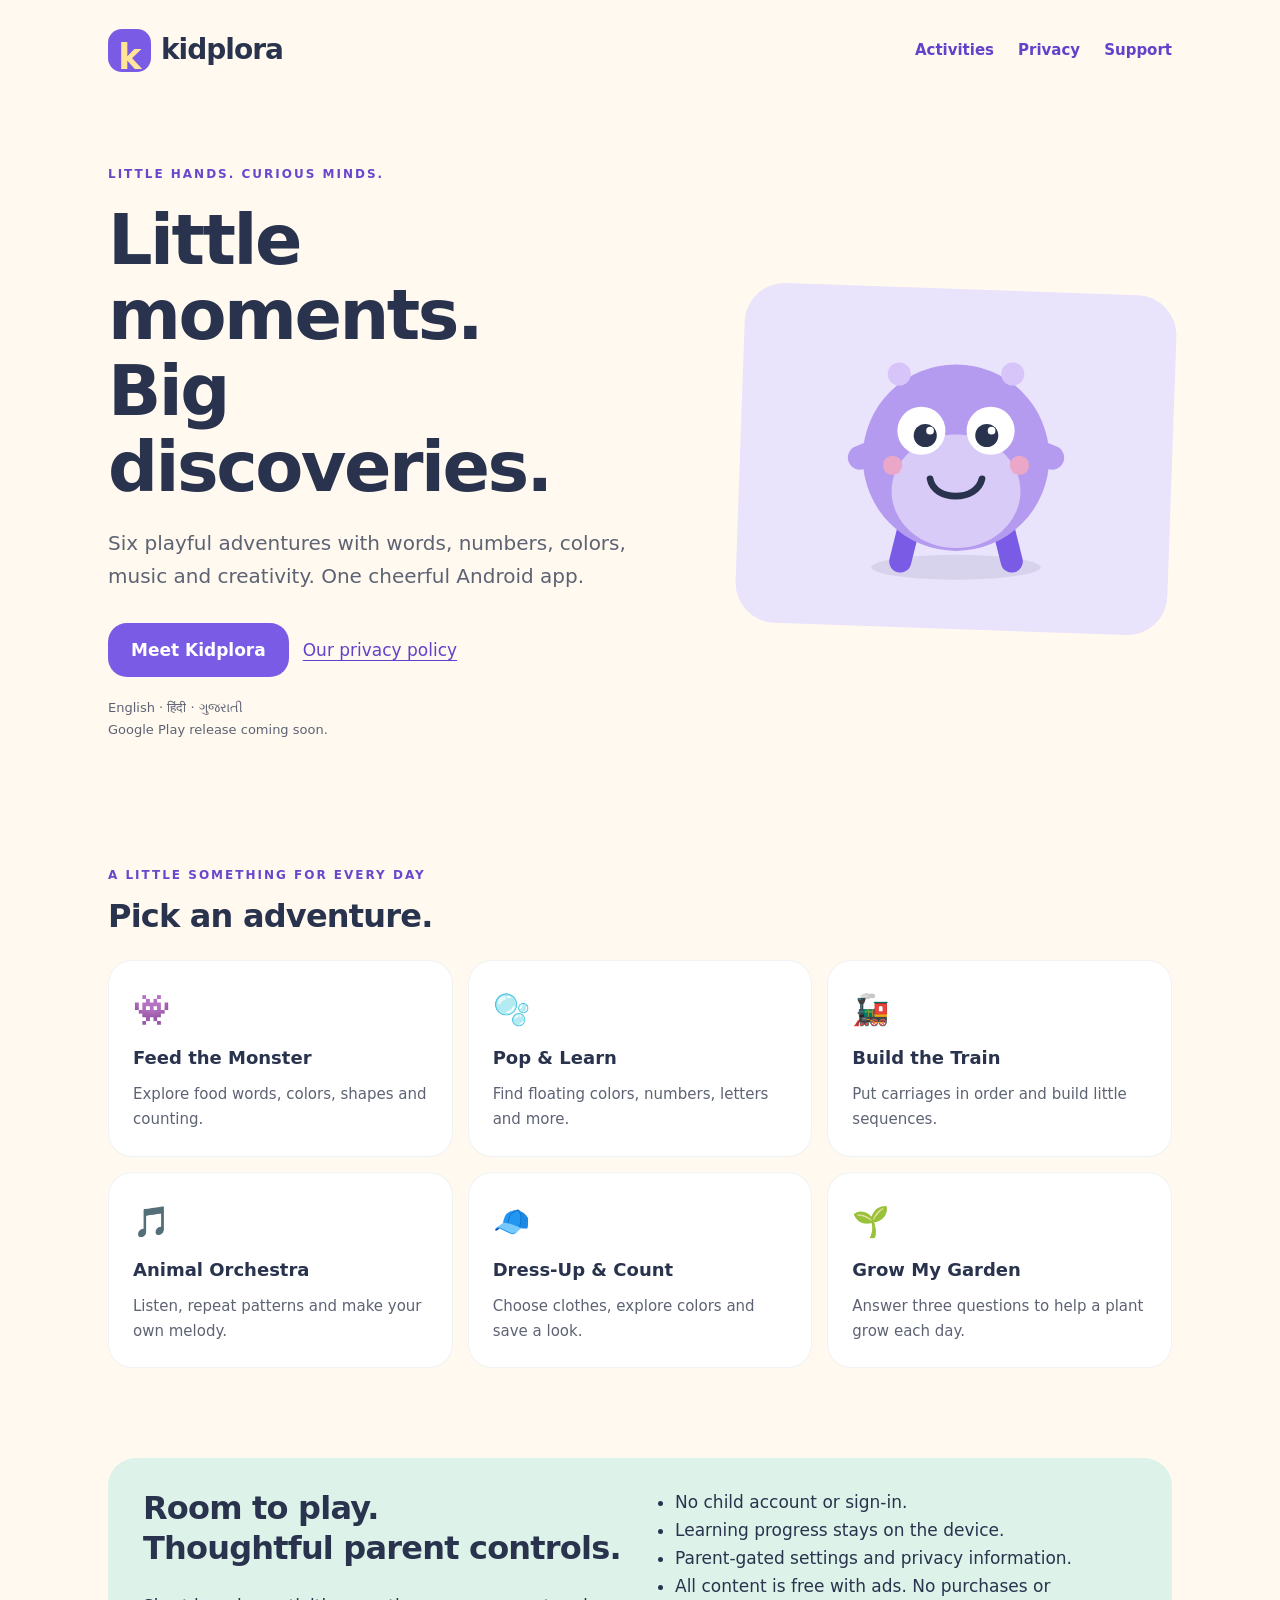
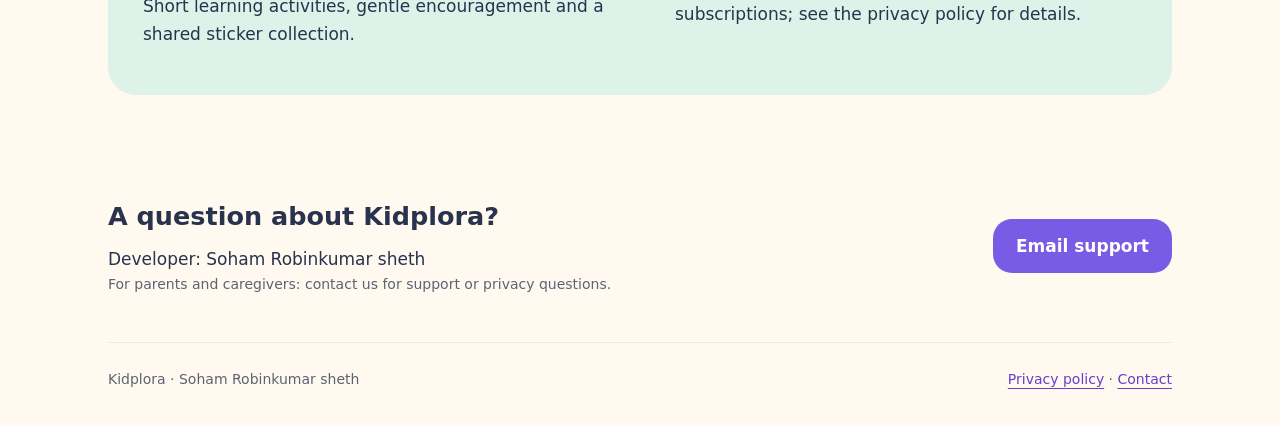
<file: index.html>
<!doctype html><html lang="en"><head><meta charset="utf-8"><meta name="viewport" content="width=device-width, initial-scale=1"><meta name="description" content="Six playful Android learning activities in English, Hindi and Gujarati. Privacy information and support for Kidplora."><meta name="theme-color" content="#fff9ef"><title>Kidplora — Play, Learn &amp; Grow</title><link rel="stylesheet" href="styles.css"><link rel="icon" href="favicon.svg" type="image/svg+xml"></head><body>
<a class="skip" href="#main">Skip to content</a><div class="wrap"><header><a class="brand" href="index.html" aria-label="Kidplora home"><span class="mark" aria-hidden="true">k</span>kidplora</a><nav aria-label="Main navigation"><a href="index.html#games">Activities</a><a href="privacy.html">Privacy</a><a href="index.html#support">Support</a></nav></header>
<main id="main"><section class="hero"><div><div class="eyebrow">Little hands. Curious minds.</div><h1>Little moments.<br>Big discoveries.</h1><p class="intro">Six playful adventures with words, numbers, colors, music and creativity. One cheerful Android app.</p><div class="actions"><a class="button" href="#games">Meet Kidplora</a><a href="privacy.html">Our privacy policy</a></div><p class="status">English · हिंदी · ગુજરાતી<br>Google Play release coming soon.</p></div><div class="hero-art">
<svg viewBox="0 0 260 280" role="img" aria-label="Plori, Kidplora's friendly purple monster"><ellipse cx="130" cy="253" rx="88" ry="13" fill="#29334d" opacity=".09"/><path d="M80 215l-8 32m108-32 8 32" stroke="#795be5" stroke-width="23" stroke-linecap="round"/><path d="M55 129l-25 10m175-10 25 10" stroke="#b49bef" stroke-width="25" stroke-linecap="round"/><circle cx="130" cy="139" r="97" fill="#b49bef"/><ellipse cx="130" cy="174" rx="67" ry="59" fill="#d9cbf8"/><circle cx="94" cy="111" r="25" fill="white"/><circle cx="166" cy="111" r="25" fill="white"/><circle cx="98" cy="116" r="12" fill="#29334d"/><circle cx="162" cy="116" r="12" fill="#29334d"/><circle cx="103" cy="111" r="4" fill="white"/><circle cx="167" cy="111" r="4" fill="white"/><circle cx="64" cy="147" r="10" fill="#eaa7c8"/><circle cx="196" cy="147" r="10" fill="#eaa7c8"/><path d="M103 161c4 24 49 24 54 0" fill="none" stroke="#29334d" stroke-width="7" stroke-linecap="round"/><circle cx="71" cy="52" r="12" fill="#d7c5fa"/><circle cx="189" cy="52" r="12" fill="#d7c5fa"/></svg></div></section>
<section class="section" id="games"><div class="eyebrow">A little something for every day</div><h2>Pick an adventure.</h2><div class="games">
<article class="game"><span class="emoji" aria-hidden="true">👾</span><h3>Feed the Monster</h3><p>Explore food words, colors, shapes and counting.</p></article>
<article class="game"><span class="emoji" aria-hidden="true">🫧</span><h3>Pop &amp; Learn</h3><p>Find floating colors, numbers, letters and more.</p></article>
<article class="game"><span class="emoji" aria-hidden="true">🚂</span><h3>Build the Train</h3><p>Put carriages in order and build little sequences.</p></article>
<article class="game"><span class="emoji" aria-hidden="true">🎵</span><h3>Animal Orchestra</h3><p>Listen, repeat patterns and make your own melody.</p></article>
<article class="game"><span class="emoji" aria-hidden="true">🧢</span><h3>Dress-Up &amp; Count</h3><p>Choose clothes, explore colors and save a look.</p></article>
<article class="game"><span class="emoji" aria-hidden="true">🌱</span><h3>Grow My Garden</h3><p>Answer three questions to help a plant grow each day.</p></article></div></section>
<section class="section"><div class="parents"><div><h2>Room to play.<br>Thoughtful parent controls.</h2><p>Short learning activities, gentle encouragement and a shared sticker collection.</p></div><ul><li>No child account or sign-in.</li><li>Learning progress stays on the device.</li><li>Parent-gated settings and privacy information.</li><li>All content is free with ads. No purchases or subscriptions; see the privacy policy for details.</li></ul></div></section>
<section class="contact" id="support"><div><h2>A question about Kidplora?</h2><p>Developer: Soham Robinkumar sheth</p><p class="small">For parents and caregivers: contact us for support or privacy questions.</p></div><a class="button" href="mailto:srsheth20@gmail.com">Email support</a></section></main>
<footer><span>Kidplora · Soham Robinkumar sheth</span><span><a href="privacy.html">Privacy policy</a> · <a href="mailto:srsheth20@gmail.com">Contact</a></span></footer></div></body></html>
</file>
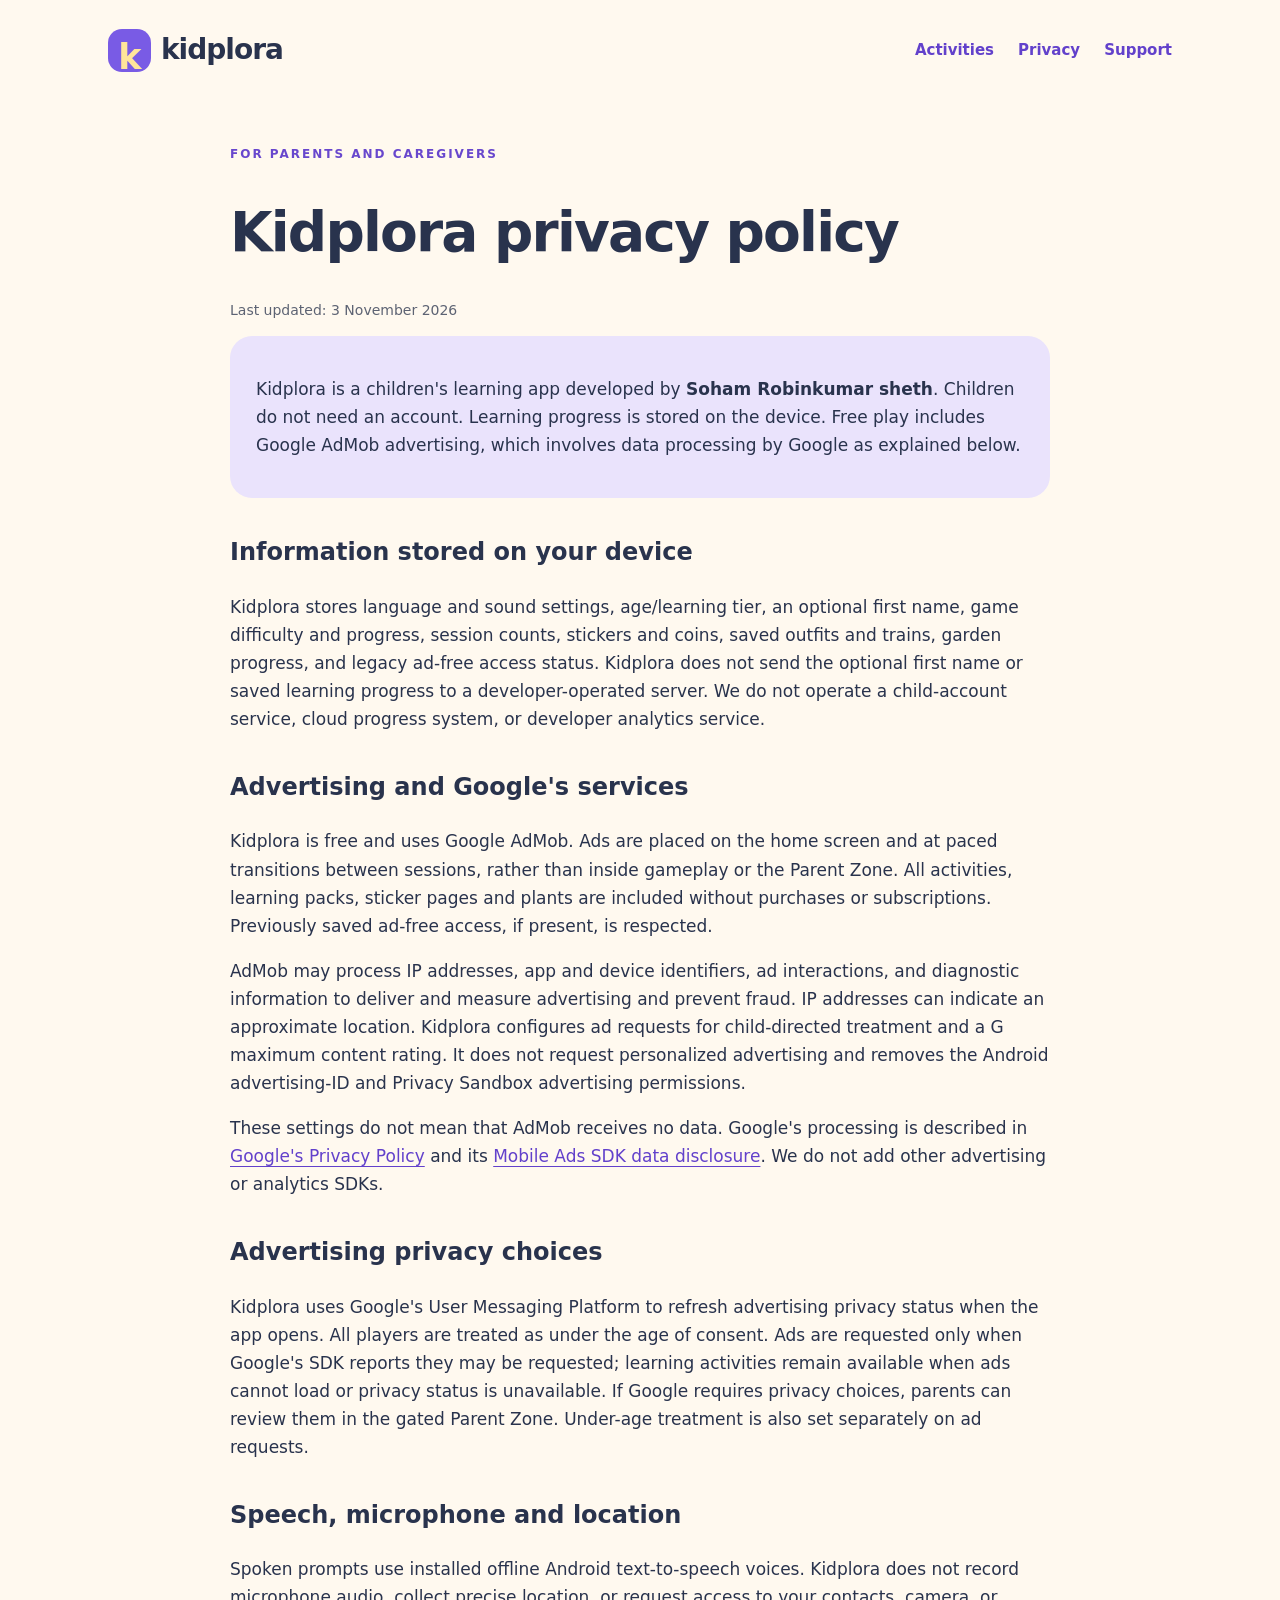
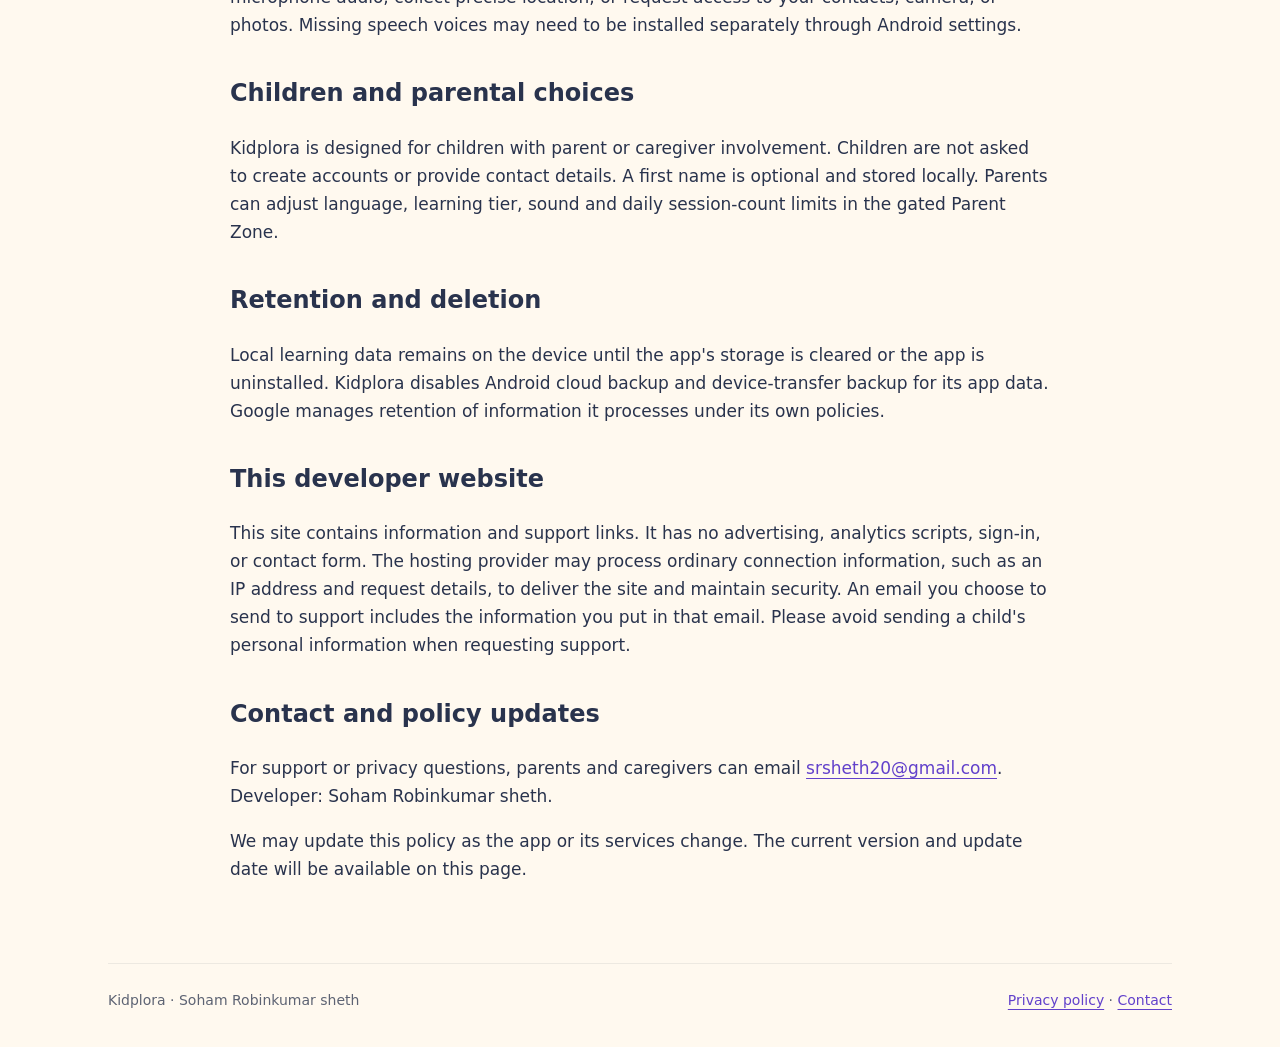
<file: privacy.html>
<!doctype html><html lang="en"><head><meta charset="utf-8"><meta name="viewport" content="width=device-width, initial-scale=1"><meta name="description" content="How Kidplora handles local learning progress, Google AdMob advertising and parent privacy requests."><title>Privacy Policy — Kidplora</title><link rel="stylesheet" href="styles.css"><link rel="icon" href="favicon.svg" type="image/svg+xml"></head><body>
<a class="skip" href="#main">Skip to content</a><div class="wrap"><header><a class="brand" href="index.html" aria-label="Kidplora home"><span class="mark" aria-hidden="true">k</span>kidplora</a><nav aria-label="Main navigation"><a href="index.html#games">Activities</a><a href="privacy.html" aria-current="page">Privacy</a><a href="index.html#support">Support</a></nav></header>
<main id="main" class="policy"><div class="eyebrow">For parents and caregivers</div><h1>Kidplora privacy policy</h1><p class="small">Last updated: 3 November 2026</p>
<div class="summary"><p>Kidplora is a children's learning app developed by <strong>Soham Robinkumar sheth</strong>. Children do not need an account. Learning progress is stored on the device. Free play includes Google AdMob advertising, which involves data processing by Google as explained below.</p></div>
<h2>Information stored on your device</h2><p>Kidplora stores language and sound settings, age/learning tier, an optional first name, game difficulty and progress, session counts, stickers and coins, saved outfits and trains, garden progress, and legacy ad-free access status. Kidplora does not send the optional first name or saved learning progress to a developer-operated server. We do not operate a child-account service, cloud progress system, or developer analytics service.</p>
<h2>Advertising and Google's services</h2><p>Kidplora is free and uses Google AdMob. Ads are placed on the home screen and at paced transitions between sessions, rather than inside gameplay or the Parent Zone. All activities, learning packs, sticker pages and plants are included without purchases or subscriptions. Previously saved ad-free access, if present, is respected.</p><p>AdMob may process IP addresses, app and device identifiers, ad interactions, and diagnostic information to deliver and measure advertising and prevent fraud. IP addresses can indicate an approximate location. Kidplora configures ad requests for child-directed treatment and a G maximum content rating. It does not request personalized advertising and removes the Android advertising-ID and Privacy Sandbox advertising permissions.</p><p>These settings do not mean that AdMob receives no data. Google's processing is described in <a href="https://policies.google.com/privacy">Google's Privacy Policy</a> and its <a href="https://developers.google.com/admob/android/privacy/play-data-disclosure">Mobile Ads SDK data disclosure</a>. We do not add other advertising or analytics SDKs.</p>
<h2>Advertising privacy choices</h2><p>Kidplora uses Google's User Messaging Platform to refresh advertising privacy status when the app opens. All players are treated as under the age of consent. Ads are requested only when Google's SDK reports they may be requested; learning activities remain available when ads cannot load or privacy status is unavailable. If Google requires privacy choices, parents can review them in the gated Parent Zone. Under-age treatment is also set separately on ad requests.</p>
<h2>Speech, microphone and location</h2><p>Spoken prompts use installed offline Android text-to-speech voices. Kidplora does not record microphone audio, collect precise location, or request access to your contacts, camera, or photos. Missing speech voices may need to be installed separately through Android settings.</p>
<h2>Children and parental choices</h2><p>Kidplora is designed for children with parent or caregiver involvement. Children are not asked to create accounts or provide contact details. A first name is optional and stored locally. Parents can adjust language, learning tier, sound and daily session-count limits in the gated Parent Zone.</p>
<h2>Retention and deletion</h2><p>Local learning data remains on the device until the app's storage is cleared or the app is uninstalled. Kidplora disables Android cloud backup and device-transfer backup for its app data. Google manages retention of information it processes under its own policies.</p>
<h2>This developer website</h2><p>This site contains information and support links. It has no advertising, analytics scripts, sign-in, or contact form. The hosting provider may process ordinary connection information, such as an IP address and request details, to deliver the site and maintain security. An email you choose to send to support includes the information you put in that email. Please avoid sending a child's personal information when requesting support.</p>
<h2>Contact and policy updates</h2><p>For support or privacy questions, parents and caregivers can email <a href="mailto:srsheth20@gmail.com">srsheth20@gmail.com</a>. Developer: Soham Robinkumar sheth.</p><p>We may update this policy as the app or its services change. The current version and update date will be available on this page.</p></main>
<footer><span>Kidplora · Soham Robinkumar sheth</span><span><a href="privacy.html">Privacy policy</a> · <a href="mailto:srsheth20@gmail.com">Contact</a></span></footer></div></body></html>
</file>
<file: styles.css>
*{box-sizing:border-box}html{scroll-behavior:smooth}body{margin:0;background:#fff9ef;color:#29334d;font:17px/1.65 ui-rounded,"Trebuchet MS",system-ui,sans-serif}a{color:#6241cb;text-underline-offset:4px}a:hover{color:#3f2097}a:focus-visible{outline:3px solid #795be5;outline-offset:5px;border-radius:5px}.wrap{max-width:1120px;margin:auto;padding:0 28px}header{display:flex;justify-content:space-between;align-items:center;gap:20px;min-height:100px}nav{display:flex;gap:24px;flex-wrap:wrap}nav a{font-size:15px;font-weight:700;text-decoration:none;padding:10px 0}.brand{display:flex;align-items:center;gap:10px;font-size:28px;font-weight:900;text-decoration:none;color:#29334d;letter-spacing:-1px}.mark{display:grid;place-items:center;width:43px;height:43px;border-radius:14px;background:#795be5;color:#ffe59a;font-size:35px}.hero{display:grid;grid-template-columns:1.35fr 1fr;gap:48px;align-items:center;padding:65px 0 78px}.eyebrow{font-size:12px;font-weight:800;letter-spacing:2px;text-transform:uppercase;color:#6847cd}.hero h1{font-size:clamp(43px,6vw,70px);line-height:1.08;letter-spacing:-2.5px;margin:18px 0 22px}.intro{font-size:20px;max-width:580px;color:#5d6373}.hero-art{display:grid;place-items:center;background:#eae3fc;border-radius:40px;min-height:340px;transform:rotate(2deg)}.hero-art svg{width:250px;max-width:85%;transform:rotate(-2deg)}.actions{display:flex;gap:14px;align-items:center;flex-wrap:wrap;margin-top:30px}.button{display:inline-block;padding:13px 23px;border-radius:19px;background:#795be5;color:white;text-decoration:none;font-weight:800}.button:hover{background:#6140c7;color:white}.status{font-size:13px;color:#5d6373;margin-top:20px}.section{padding:35px 0 55px}.section h2{font-size:32px;line-height:1.25;margin:10px 0 24px;letter-spacing:-.8px}.games{display:grid;grid-template-columns:repeat(3,1fr);gap:15px}.game{padding:24px;border-radius:24px;background:white;border:1px solid #29334d10}.emoji{font-size:30px}.game h3{font-size:18px;margin:9px 0}.game p{font-size:15px;color:#5d6373;margin:0}.parents{background:#ddf2e8;border-radius:28px;padding:30px 35px;display:grid;grid-template-columns:1fr 1fr;gap:30px}.parents h2{margin-top:0}.parents ul{padding-left:20px;margin:0}.contact{display:flex;justify-content:space-between;gap:25px;align-items:center;padding:45px 0}.contact h2{margin:0 0 8px}.contact p{margin:0}.small{font-size:14px;color:#5d6373}footer{border-top:1px solid #29334d15;padding:25px 0 35px;display:flex;gap:22px;flex-wrap:wrap;justify-content:space-between;font-size:14px;color:#5d6373}.skip{position:absolute;top:-100px;left:15px;background:white;padding:10px;z-index:20}.skip:focus{top:10px}.policy{max-width:820px;margin:45px auto 80px}.policy h1{font-size:clamp(37px,6vw,55px);line-height:1.1;letter-spacing:-1.8px}.policy h2{font-size:24px;margin-top:35px}.summary{background:#eae3fc;padding:22px 26px;border-radius:22px}.policy p{overflow-wrap:anywhere}@media(max-width:760px){.wrap{padding:0 20px}header{min-height:90px;gap:15px}nav{gap:16px}nav a{font-size:14px}.hero{grid-template-columns:1fr;gap:32px;padding:35px 0 45px}.hero-art{min-height:260px;max-width:420px;width:100%;justify-self:center}.hero-art svg{width:200px}.games{grid-template-columns:repeat(2,1fr)}.parents{grid-template-columns:1fr;padding:25px;gap:12px}.contact{align-items:flex-start;flex-direction:column}.section h2{font-size:27px}}@media(max-width:430px){nav{gap:12px}.games{grid-template-columns:1fr}.hero h1{letter-spacing:-1.5px}.game{padding:22px}.brand{font-size:25px}.mark{width:36px;height:36px;font-size:30px}}@media(prefers-reduced-motion:reduce){html{scroll-behavior:auto}}
</file>
